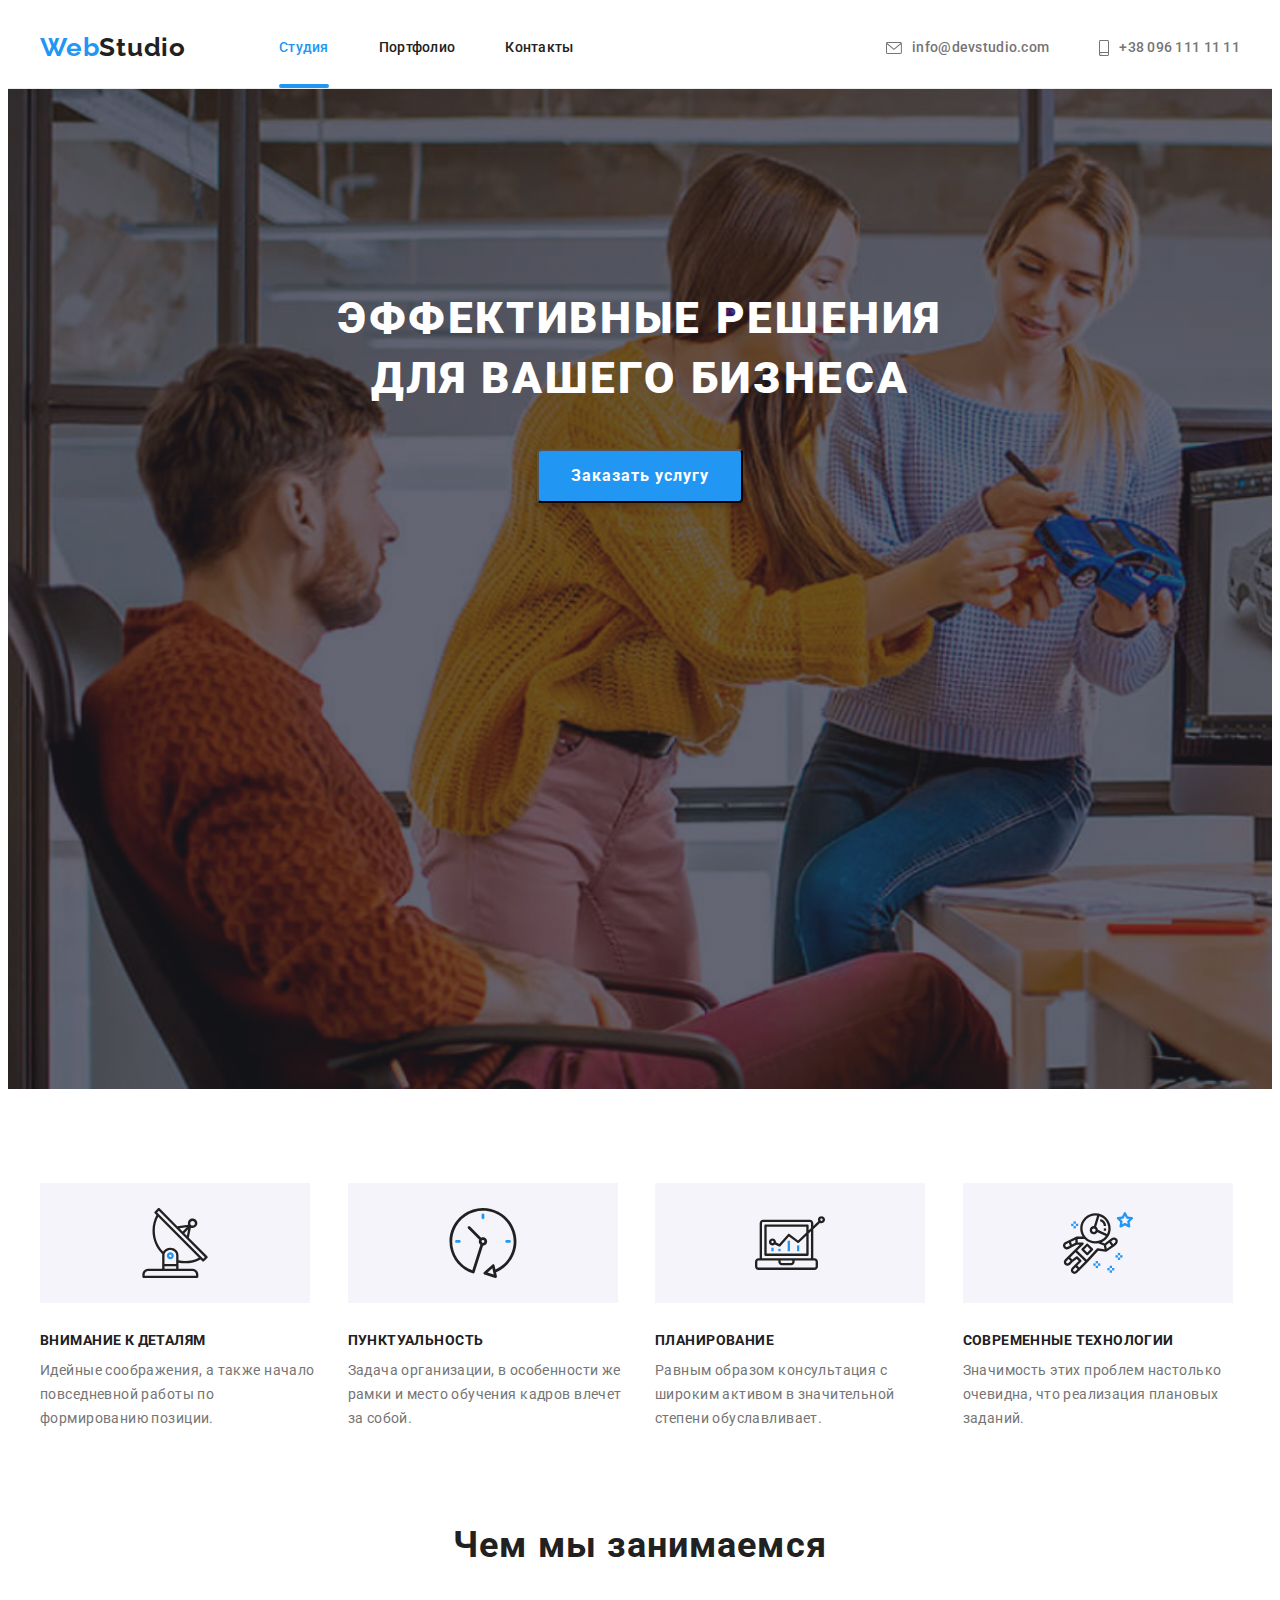
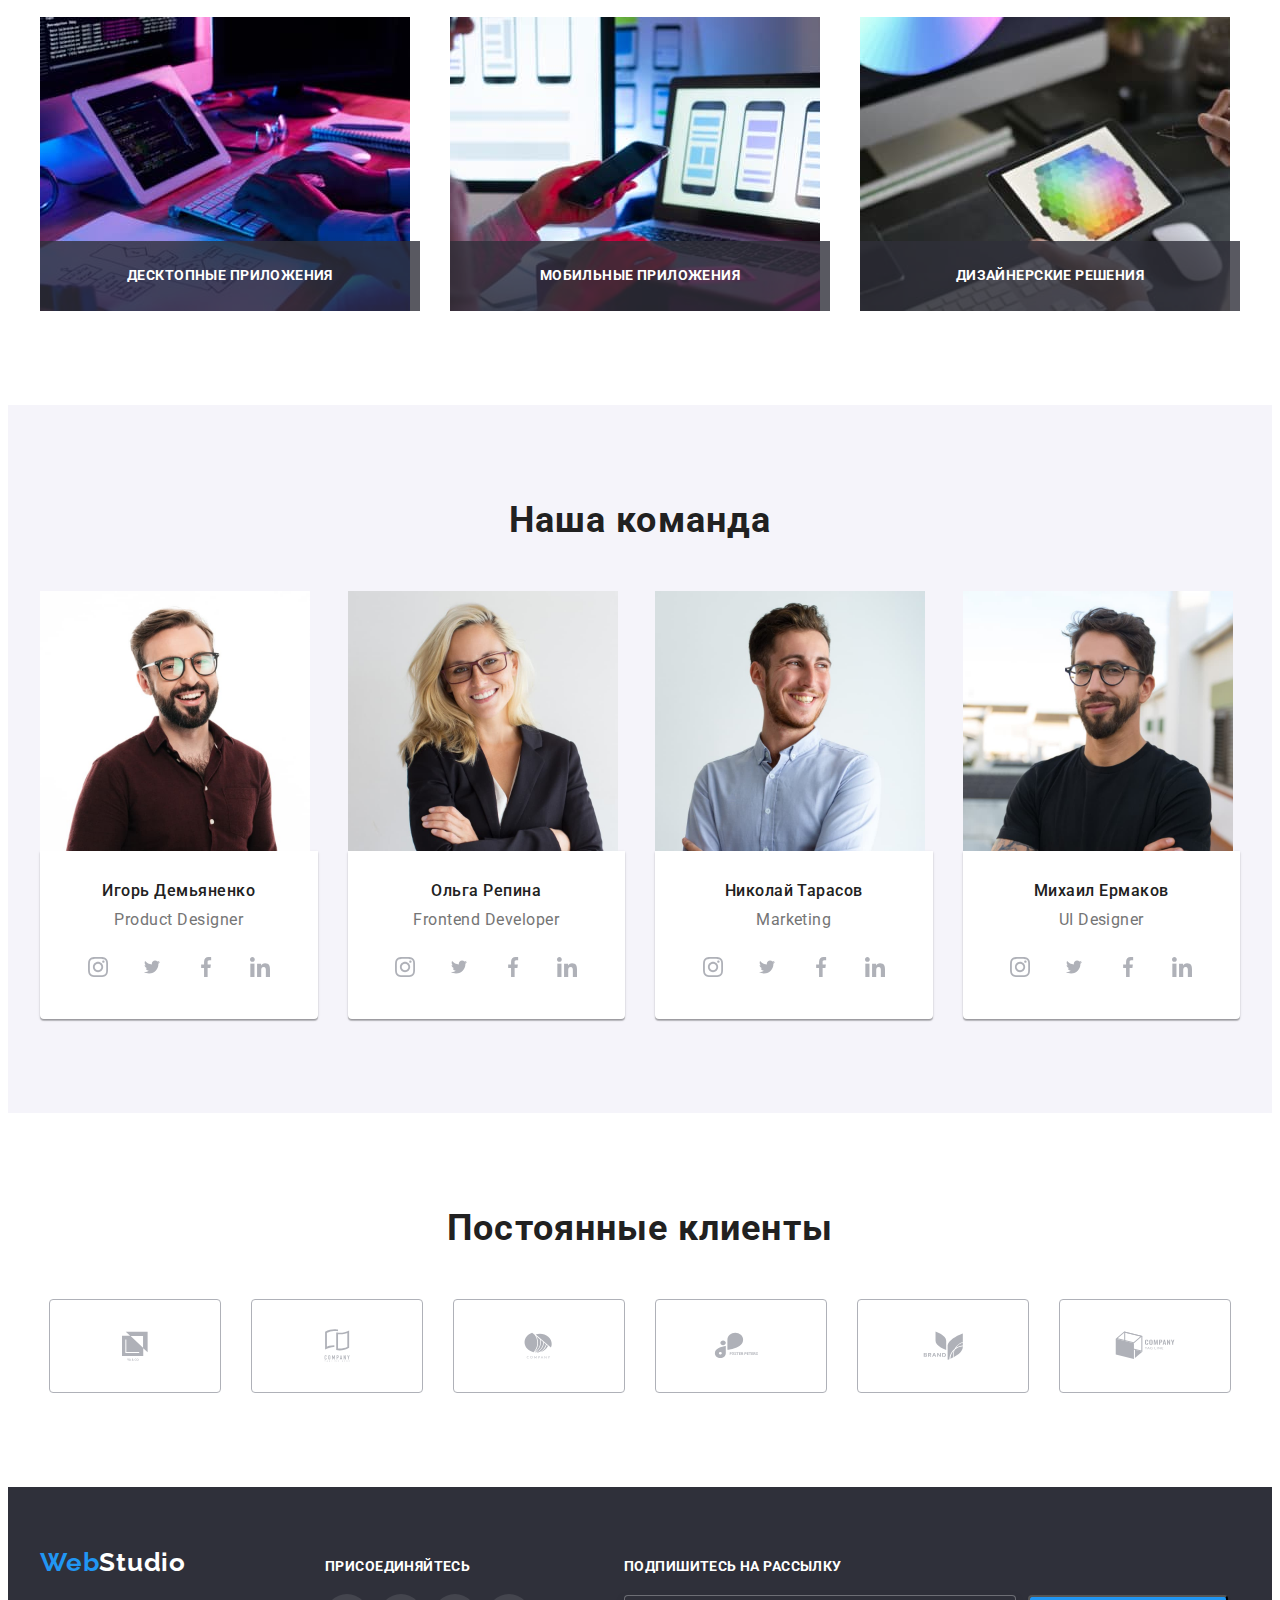
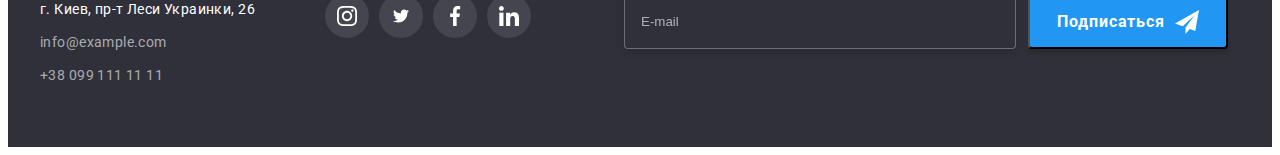
<file: index.html>
<!DOCTYPE html>
<html lang="ru">
<head>
    <meta charset="UTF-8">
    <meta http-equiv="X-UA-Compatible" content="IE=edge">
    <meta name="viewport" content="width=device-width, initial-scale=1.0">
    <title>Web Studio</title>
    <link rel="preconnect" href="https://fonts.googleapis.com">
    <link rel="preconnect" href="https://fonts.gstatic.com" crossorigin>
    <link href="https://fonts.googleapis.com/css2?family=Raleway:wght@700&family=Roboto:wght@400;500;700;900&display=swap" rel="stylesheet">
    <link rel="stylesheet" href="https://cdnjs.cloudflare.com/ajax/libs/modern-normalize/1.1.0/modern-normalize.min.css" integrity="sha512-wpPYUAdjBVSE4KJnH1VR1HeZfpl1ub8YT/NKx4PuQ5NmX2tKuGu6U/JRp5y+Y8XG2tV+wKQpNHVUX03MfMFn9Q==" crossorigin="anonymous" referrerpolicy="no-referrer" />
    <link rel="stylesheet" href="./css/main.min.css">    
</head>
<body>
    <!--Header-->
        <header class="page-header">
            <div class="container header-container">
            <nav class="navigation">
                <!--логотип сайта-->
                <a class="logo logo-header link" href="./index.html">Web<span class="logo logo_theme_light">Studio</span></a>
                <ul class="menu list">
                    <li class="menu__item">
                        <a class="menu__link menu__link_current link" href=./index.html>Студия</a>
                    </li>
                    <li class="menu__item">
                        <a class="menu__link link" href="./portfolio.html">Портфолио</a>
                    </li>
                    <li class="menu__item">
                        <a class="menu__link link" href="#contacts">Контакты</a>
                    </li>
                </ul>
            </nav>
            <ul class="menu-address link list">
                <li class="menu-address__item">
                    <a class="menu-address__mail link list" href="mailto:info@devstudio.com">
                    <svg class="menu-address__icon" width="16" height="12">
                        <use href="./images/sprite.svg#icon-envelope"></use>
                    </svg>
                    info@devstudio.com
                </a>
                </li>
                <li class="menu-address__item">
                    <a class="menu-address__phone-number link" href="tel:+380961111111">
                        <svg class="menu-address__phone-icon" width="10" height="16">
                            <use href="./images/sprite.svg#icon-smartphone"></use>
                        </svg>
                        +38 096 111 11 11
                    </a>
                </li>
            </ul>
        </div>
        </header>
    <main>
        <!--Hero-->
        <section class="hero">
            <div class="container">
                <h1 class="hero__title">Эффективные решения для вашего бизнеса</h1>
                <button class="modal-button" type="button" data-modal-open>Заказать услугу</button>
            </div>
        </section>
        <section class="advantages section">
            <div class="container">
      <!--скрытый заголовок-->
            <h2 class="advantages__title visually-hidden">Наши преимущества</h2>
            <ul class="advantages-list list">
                <li class="advantages-list__item">
                    <div class="advantages-list__container"> 
                        <svg class="advantages-list__icon" width="70" height="70">
                            <use href="./images/sprite.svg#icon-antenna"></use>
                        </svg>
                    </div>
                    <h3 class="advantages-list__subtitle">Внимание к деталям</h3>
                    <p class="advantages-list__description">Идейные соображения, а также начало повседневной работы по формированию позиции.</p>
                </li>
                <li class="advantages-list__item">
                    <div class="advantages-list__container"> 
                        <svg class="advantages-list__icon" width="70" height="70">
                            <use href="./images/sprite.svg#icon-clock"></use>
                        </svg>
                    </div>
                    <h3 class="advantages-list__subtitle">Пунктуальность</h3>
                    <p class="advantages-list__description">Задача организации, в особенности же рамки и место обучения кадров влечет за собой.</p>
                </li>
                <li class="advantages-list__item">
                    <div class="advantages-list__container"> 
                        <svg class="advantages-list__icon" width="70" height="70">
                            <use href="./images/sprite.svg#icon-diagram"></use>
                        </svg>
                    </div>
                    <h3 class="advantages-list__subtitle">Планирование</h3>
                    <p class="advantages-list__description">Равным образом консультация с широким активом в значительной степени обуславливает.</p>
                </li>
                <li class="advantages-list__item">
                    <div class="advantages-list__container"> 
                        <svg class="advantages-list__icon" width="70" height="70">
                            <use href="./images/sprite.svg#icon-astronaut"></use>
                        </svg>
                    </div>
                    <h3 class="advantages-list__subtitle">Современные технологии</h3>
                    <p class="advantages-list__description">Значимость этих проблем настолько очевидна, что реализация плановых заданий.</p>
                </li>
            </ul>
            </div>
        </section>
        <!--About-->
        <section class="services section">
            <div class="container">
                <h2 class="services__title">Чем мы занимаемся</h2>
                <ul class="services-list list">
                  <li class="services-list__item">
                      <img class="services-list__images" src="./images/about/img-1.jpg" alt="планшет" width="370" height="294" />
                      <p class="services-list__description">Десктопные приложения</p>
                  </li>
                  <li class="services-list__item">
                      <img class="services-list__images" src="./images/about/img-2.jpg" alt="ноутбук" width="370" height="294" />
                      <p class="services-list__description">Мобильные приложения</p>
                  </li>
                  <li class="services-list__item">
                      <img class="services-list__images" src="./images/about/img-3.jpg" alt="графический планшет" width="370" height="294" />
                      <p class="services-list__description">Дизайнерские решения</p>
                  </li>  
                </ul>
            </div>
        </section>
        <!--Our Team-->
        <section class="our-team section">
            <div class="container">
           <h2 class="our-team__title">Наша команда</h2> 
           <ul class="our-team-list list">
               <li class="our-team-list__item">
                <img src="./images/our-team/member-1.jpg" alt="фотография Игоря Демьяненко" width="270" height="260" />
                   <div class="our-team-list__content-wrapper">
                    <h3 class="our-team-list__subtitle">Игорь Демьяненко</h3>
                    <p class="our-team-list__description" lang="en">Product Designer</p>
                    <ul class="social-list list">
                        <li class="social-list__item">
                            <a href="" class="social-list__link">
                                <svg class="social-list__icon" width="20" height="20">
                                    <use href="./images/sprite.svg#icon-instagram"></use>
                                </svg>
                            </a>
                        </li>
                        <li class="social-list__item">
                            <a href="" class="social-list__link">
                                <svg class="social-list__icon" width="20" height="16">
                                    <use href="./images/sprite.svg#icon-twitter"></use>
                                </svg>
                            </a>
                        </li>
                        <li class="social-list__item">
                            <a href="" class="social-list__link">
                                <svg class="social-list__icon" width="20" height="20">
                                    <use href="./images/sprite.svg#icon-facebook"></use>
                                </svg>
                            </a>
                        </li>
                        <li class="social-list__item">
                            <a href="" class="social-list__link">
                                <svg class="social-list__icon" width="20" height="20">
                                    <use href="./images/sprite.svg#icon-linkedin"></use>
                                </svg>
                            </a>
                        </li>
                    </ul>
                   </div>
               </li>
               <li class="our-team-list__item">
                <img src="./images/our-team/member-2.jpg" alt="фотография Ольги Репиной" width="270" height="260" />
                   <div class="our-team-list__content-wrapper">
                    <h3 class="our-team-list__subtitle">Ольга Репина</h3>
                    <p class="our-team-list__description" lang="en">Frontend Developer</p>  
                    <ul class="social-list list">
                        <li class="social-list__item">
                            <a href="" class="social-list__link">
                                <svg class="social-list__icon" width="20" height="20">
                                    <use href="./images/sprite.svg#icon-instagram"></use>
                                </svg>
                            </a>
                        </li>
                        <li class="social-list__item">
                            <a href="" class="social-list__link">
                                <svg class="social-list__icon" width="20" height="16">
                                    <use href="./images/sprite.svg#icon-twitter"></use>
                                </svg>
                            </a>
                        </li>
                        <li class="social-list__item">
                            <a href="" class="social-list__link">
                                <svg class="social-list__icon" width="20" height="20">
                                    <use href="./images/sprite.svg#icon-facebook"></use>
                                </svg>
                            </a>
                        </li>
                        <li class="social-list__item">
                            <a href="" class="social-list__link">
                                <svg class="social-list__icon" width="20" height="20">
                                    <use href="./images/sprite.svg#icon-linkedin"></use>
                                </svg>
                            </a>
                        </li>
                    </ul>
                   </div>
               </li>
               <li class="our-team-list__item">
                <img src="./images/our-team/member-3.jpg" alt="фотография Николая Тарасова" width="270" height="260" />
                   <div class="our-team-list__content-wrapper">
                    <h3 class="our-team-list__subtitle">Николай Тарасов</h3>
                    <p class="our-team-list__description" lang="en">Marketing</p>  
                    <ul class="social-list list">
                        <li class="social-list__item">
                            <a href="" class="social-list__link">
                                <svg class="social-list__icon" width="20" height="20">
                                    <use href="./images/sprite.svg#icon-instagram"></use>
                                </svg>
                            </a>
                        </li>
                        <li class="social-list__item">
                            <a href="" class="social-list__link">
                                <svg class="social-list__icon" width="20" height="16">
                                    <use href="./images/sprite.svg#icon-twitter"></use>
                                </svg>
                            </a>
                        </li>
                        <li class="social-list__item">
                            <a href="" class="social-list__link">
                                <svg class="social-list__icon" width="20" height="20">
                                    <use href="./images/sprite.svg#icon-facebook"></use>
                                </svg>
                            </a>
                        </li>
                        <li class="social-list__item">
                            <a href="" class="social-list__link">
                                <svg class="social-list__icon" width="20" height="20">
                                    <use href="./images/sprite.svg#icon-linkedin"></use>
                                </svg>
                            </a>
                        </li>
                    </ul>
                   </div>
               </li>
               <li class="our-team-list__item">
                <img src="./images/our-team/member-4.jpg" alt="фотография Михаила Ермакова" width="270" height="260" />
                   <div class="our-team-list__content-wrapper">
                    <h3 class="our-team-list__subtitle">Михаил Ермаков</h3>
                    <p class="our-team-list__description" lang="en"> UI Designer</p> 
                    <ul class="social-list list">
                        <li class="social-list__item">
                            <a href="" class="social-list__link">
                                <svg class="social-list__icon" width="20" height="20">
                                    <use href="./images/sprite.svg#icon-instagram"></use>
                                </svg>
                            </a>
                        </li>
                        <li class="social-list__item">
                            <a href="" class="social-list__link">
                                <svg class="social-list__icon" width="20" height="16">
                                    <use href="./images/sprite.svg#icon-twitter"></use>
                                </svg>
                            </a>
                        </li>
                        <li class="social-list__item">
                            <a href="" class="social-list__link">
                                <svg class="social-list__icon" width="20" height="20">
                                    <use href="./images/sprite.svg#icon-facebook"></use>
                                </svg>
                            </a>
                        </li>
                        <li class="social-list__item">
                            <a href="" class="social-list__link">
                                <svg class="social-list__icon" width="20" height="20">
                                    <use href="./images/sprite.svg#icon-linkedin"></use>
                                </svg>
                            </a>
                        </li>
                    </ul>
                   </div>
               </li>
           </ul>
        </div>
        </section>
        <section class="our-clients section">
            <div class="container">
            <h2 class="our-clients__title">Постоянные клиенты</h2>
            <ul class="our-clients-list list">
                <li class="our-clients-list__item">
                    <a class="our-clients-list__link" href="">
                        <svg class="our-client-list__icon" width="106" height="60">
                            <use href="./images/sprite.svg#icon-Client-1"></use>
                        </svg>
                    </a>
                </li>
                <li class="our-clients-list__item">
                    <a class="our-clients-list__link" href="">
                        <svg class="our-client-list__icon" width="106" height="60">
                            <use href="./images/sprite.svg#icon-Client-2"></use>
                        </svg>
                    </a>
                </li>
                <li class="our-clients-list__item">
                    <a class="our-clients-list__link" href="">
                        <svg class="our-client-list__icon" width="106" height="60">
                            <use href="./images/sprite.svg#icon-Client-3"></use>
                        </svg>
                    </a>
                </li>
                <li class="our-clients-list__item">
                    <a class="our-clients-list__link" href="">
                        <svg class="our-client-list__icon" width="106" height="60">
                            <use href="./images/sprite.svg#icon-Client-4"></use>
                        </svg>
                    </a>
                </li>
                <li class="our-clients-list__item">
                    <a class="our-clients-list__link" href="">
                        <svg class="our-client-list__icon" width="106" height="60">
                            <use href="./images/sprite.svg#icon-Client-5"></use>
                        </svg>
                    </a>
                </li>
                <li class="our-clients-list__item">
                    <a class="our-clients-list__link" href="">
                        <svg class="our-client-list__icon" width="106" height="60">
                            <use href="./images/sprite.svg#icon-Client-6"></use>
                        </svg>
                    </a>
                </li>
            </ul>
        </div>
        </section>
    </main>
    <footer class="footer">
        <div class="container footer-container">
        <div class="footer-address">
                <a class="logo-footer link" href="">Web<span class="logo logo_theme_dark">Studio</span></a>
            <address class="footer-contacts">
                <ul id="contacts" class="footer-list list">
                    <li class="footer-list__item">
                        <a class="footer-list__address link" href="https://goo.gl/maps/5pLSyK26MjpnqcrL8" target="_blank" rel="noopener noreferrer">г. Киев, пр-т Леси Украинки, 26</a>
                    </li>
                    <li class="footer-list__item">
                        <a class="footer-list__link link" href="mailto:info@example.com">info@example.com</a>
                    </li>
                    <li class="footer-list__item">
                        <a class="footer-list__link link" href="tel:+380991111111">+38 099 111 11 11</a>
                    </li>
                </ul>
            </address> 
        </div>
        <div class="footer-join">
            <h2 class="footer-join__title">Присоединяйтесь</h2>
            <ul class="footer-join-list list">
                <li class="footer-join-list__item">
                    <a class="footer-join-list__link" href="">
                        <svg class="footer-join-list__icon" width="20px" height="20px">
                            <use href="./images/sprite.svg#icon-instagram"></use>
                        </svg>
                    </a>
                </li>
                <li class="footer-join-list__item">
                    <a class="footer-join-list__link" href="">
                        <svg class="footer-join-list__icon" width="20" height="16">
                            <use href="./images/sprite.svg#icon-twitter"></use>
                        </svg>
                    </a>
                </li>
                <li class="footer-join-list__item">
                    <a class="footer-join-list__link" href="">
                        <svg class="footer-join-list__icon" width="20" height="20">
                            <use href="./images/sprite.svg#icon-facebook"></use>
                        </svg>
                    </a>
                </li>
                <li class="footer-join-list__item">
                    <a class="footer-join-list__link" href="">
                        <svg class="footer-join-list__icon" width="20" height="20">
                            <use href="./images/sprite.svg#icon-linkedin"></use>
                        </svg>
                    </a>
                </li>
            </ul>
        </div>
        <form class="footer-mailing">
            <b class="footer-mailing__action">Подпишитесь на рассылку</b>
            <div class="footer-mailing-form">
            <input class="footer-mailing__input" type="email" name="user-mailing" placeholder="E-mail">
            <button class="footer-mailing__button" type="submit">Подписаться
            <svg class="footer-mailing__icon" width="24" height="24">
                <use href="./images/sprite.svg#icon-send"></use>
            </svg>
        </button>
        </div>
    </form>
        </div>
    </footer>
    <div class="backdrop is-hidden" data-modal>
        <div class="modal">
            <button type="button" class="modal-close-button" data-modal-close>
                <svg class="modal-close-button__icon" width="18" height="18">
                    <use href="./images/sprite.svg#icon-close"></use>
                </svg>
            </button>
            <form class="contact-form">
                <b class="contact-form__action">Оставьте свои данные, мы вам перезвоним</b>
                <div class="contact-form__input-wrapper">
                    <label class="contact-form__label" for="name">Имя</label> 
                    <input class="contact-form__input" type="text" required name="user-name" minlength="2" id="name">
                    <svg class="contact-form__input-icon" width="18" height="18">
                        <use href="./images/sprite.svg#name-input-icon"></use>
                    </svg>  
                </div>
                <div class="contact-form__input-wrapper">
                    <label class="contact-form__label" for="tel">Телефон</label> 
                        <input class="contact-form__input" type="tel" id="tel" required name="user-phone-number" pattern="[0-9]{3}-[0-9]{3}-[0-9]{2}-[0-9]{2}" title="xxx-xxx-xx-xx">
                        <svg class="contact-form__input-icon" width="18" height="18">
                            <use href="./images/sprite.svg#phone-input-icon"></use>
                        </svg>
                </div>
            <div class="contact-form__input-wrapper">
                <label class="contact-form__label" for="mail">Почта</label> 
                <input class="contact-form__input" type="email" required name="user-mail" id="mail">
                        <svg class="contact-form__input-icon" width="18" height="18">
                            <use href="./images/sprite.svg#email-input-icon"></use>
                        </svg>        
            </div>  
                <label class="contact-form__label" for="comments">Комментарий</label>
                    <textarea class="contact-form__message" name="user-message" id="comments" placeholder="Введите текст"></textarea>
                <input class="contact-form__checkbox visually-hidden" type="checkbox" name="user-policy" id="checkbox-policy" required >
                <label class="contact-form__checkbox-label" for="checkbox-policy">Соглашаюсь с рассылкой и принимаю&nbsp; <a class="contact-form-checkbox-link" href="">Условия договора</a></label>
                <button class="contact-form__button" type="submit">Отправить</button>
            </form>
        </div>
    </div>
<script src="./js/modal.js"></script>
</body>
</html>
</file>
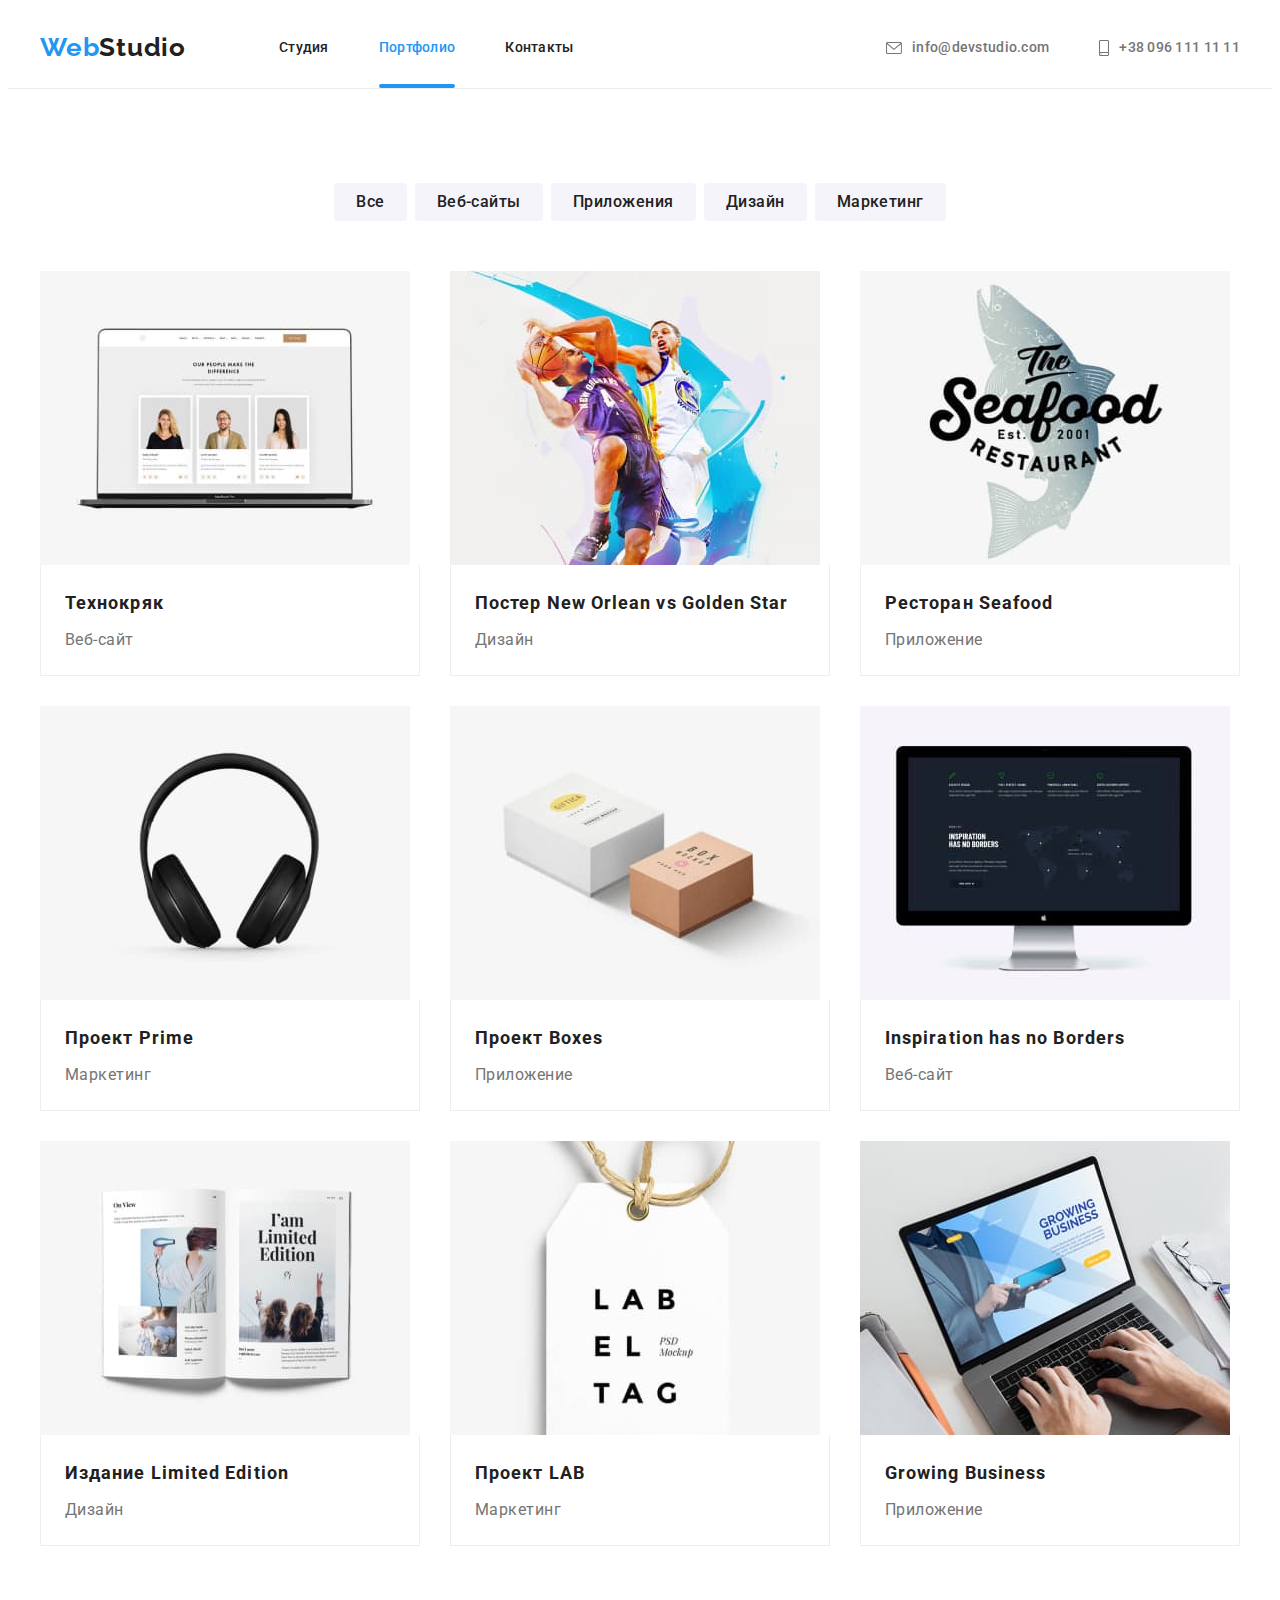
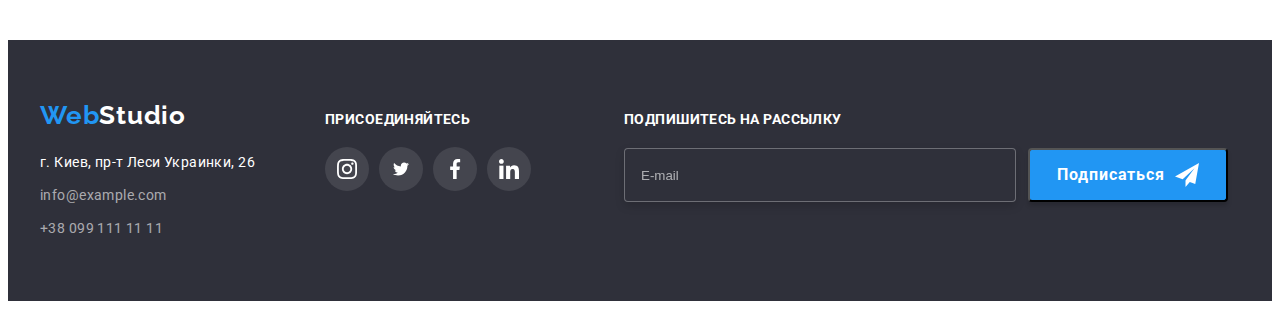
<file: portfolio.html>
<!DOCTYPE html>
<html lang="en">
<head>
    <meta charset="UTF-8">
    <meta http-equiv="X-UA-Compatible" content="IE=edge">
    <meta name="viewport" content="width=device-width, initial-scale=1.0">
    <title>Portfolio</title>
    <link rel="preconnect" href="https://fonts.googleapis.com">
    <link rel="preconnect" href="https://fonts.gstatic.com" crossorigin>
    <link href="https://fonts.googleapis.com/css2?family=Raleway:wght@700&family=Roboto:wght@400;500;700;900&display=swap" rel="stylesheet">
    <link rel="stylesheet" href="https://cdnjs.cloudflare.com/ajax/libs/modern-normalize/1.1.0/modern-normalize.min.css" integrity="sha512-wpPYUAdjBVSE4KJnH1VR1HeZfpl1ub8YT/NKx4PuQ5NmX2tKuGu6U/JRp5y+Y8XG2tV+wKQpNHVUX03MfMFn9Q==" crossorigin="anonymous" referrerpolicy="no-referrer" />
    <link rel="stylesheet" href="./css/main.min.css">   
</head>
<body>
    <!--Header-->
    <header class="page-header">
        <div class="container header-container">
        <nav class="navigation">
            <!--логотип сайта-->
            <a class="logo logo-header link" href="./index.html">Web<span class="logo logo_theme_light">Studio</span></a>
            <ul class="menu list">
                <li class="menu__item">
                    <a class="menu__link link" href=./index.html>Студия</a>
                </li>
                <li class="menu__item">
                    <a class="menu__link menu__link_current link" href="./portfolio.html">Портфолио</a>
                </li>
                <li class="menu__item">
                    <a class="menu__link link" href="#contacts">Контакты</a>
                </li>
            </ul>
        </nav>
        <ul class="menu-address link list">
            <li class="menu-address__item">
                <a class="menu-address__mail link list" href="mailto:info@devstudio.com">
                <svg class="menu-address__icon" width="16" height="12">
                    <use href="./images/sprite.svg#icon-envelope"></use>
                </svg>
                info@devstudio.com
            </a>
            </li>
            <li class="menu-address__item">
                <a class="menu-address__phone-number link" href="tel:+380961111111">
                    <svg class="menu-address__phone-icon" width="10" height="16">
                        <use href="./images/sprite.svg#icon-smartphone"></use>
                    </svg>
                    +38 096 111 11 11
                </a>
            </li>
        </ul>
    </div>
    </header>
<main>
<main>
<section class="portfolio section">
    <div class="container">
<ul class="filter-portfolio-list list">
    <li class="filter-portfolio-list__item">
        <button class="filter-portfolio-list__button" type="button">Все</button>
    </li>
    <li class="filter-portfolio-list__item">
        <button class="filter-portfolio-list__button" type="button">Веб-сайты</button>
    </li>
    <li class="filter-portfolio-list__item">
        <button class="filter-portfolio-list__button" type="button">Приложения</button>
    </li>
    <li class="filter-portfolio-list__item">
        <button class="filter-portfolio-list__button" type="button">Дизайн</button>     
    </li>
    <li class="filter-portfolio-list__item">
        <button class="filter-portfolio-list__button" type="button">Маркетинг</button>
    </li>
</ul>
<!-- Скрытый заголовок -->
    <h1 class="visually-hidden portfolio__title">Наши работы</h1> 
    <ul class="portfolio-list list">
        <li class="portfolio-list__item">
      <a class="portfolio-list__link link" href="">
          <div class="portfolio-list__box">
            <img src="./images/portfolio/img-0.jpg" alt="ноутбук" width="370" height="294">
                <p class="portfolio__overlay portfolio__overlay-description">
                  Ресурс предлагает комплексные предложения с разным уровнем функционала и сервисов. Все это позволит посетителю получить исчерпывающие сведения о компании или частном лице.
                </p>
          </div>
          <div class="portfolio-list__wrapper">
            <h2 class="portfolio__subtitle">Технокряк</h2>
            <p class="portfolio__description">Веб-сайт</p>
          </div>
    </a>
        </li>
        <li class="portfolio-list__item">
    <a class="portfolio-list__link link" href="">
        <div class="portfolio-list__box">
            <img src="./images/portfolio/img-1.jpg" alt="баскетболисты" width="370" height="294">
                <p class="portfolio__overlay portfolio__overlay-description">
                  Ресурс предлагает комплексные предложения с разным уровнем функционала и сервисов. Все это позволит посетителю получить исчерпывающие сведения о компании или частном лице.
                </p>
        </div>
        <div class="portfolio-list__wrapper">
        <h2 class="portfolio__subtitle">Постер <span lang="en">New Orlean vs Golden Star</span></h2>
        <p class="portfolio__description">Дизайн</p>
    </div>
    </a>
        </li>
        <li class="portfolio-list__item">
            <a class="portfolio-list__link link" href="">
                <div class="portfolio-list__box">
                    <img src="./images/portfolio/img-2.jpg" alt="логотип ресторана" width="370" height="294">
                        <p class="portfolio__overlay portfolio__overlay-description">
                          Ресурс предлагает комплексные предложения с разным уровнем функционала и сервисов. Все это позволит посетителю получить исчерпывающие сведения о компании или частном лице.
                        </p>
                </div>     
            <div class="portfolio-list__wrapper">
            <h2 class="portfolio__subtitle">Ресторан <span lang="en">Seafood</span></h2>
            <p class="portfolio__description">Приложение</p>
            </div>
            </a>
        <li class="portfolio-list__item">
            <a class="portfolio-list__link link" href="">
                <div class="portfolio-list__box">
                    <img src="./images/portfolio/img-3.jpg" alt="наушники" width="370" height="294">
                        <p class="portfolio__overlay portfolio__overlay-description">
                          Ресурс предлагает комплексные предложения с разным уровнем функционала и сервисов. Все это позволит посетителю получить исчерпывающие сведения о компании или частном лице.
                        </p>
                </div>      
            <div class="portfolio-list__wrapper">
            <h2 class="portfolio__subtitle">Проект <span lang="en">Prime</span></h2>
            <p class="portfolio__description">Маркетинг</p>
            </div>
            </a>
        </li>
        <li class="portfolio-list__item">
            <a class="portfolio-list__link link" href="">
                <div class="portfolio-list__box">
                    <img src="./images/portfolio/img-4.jpg" alt="коробки" width="370" height="294">
                        <p class="portfolio__overlay portfolio__overlay-description">
                          Ресурс предлагает комплексные предложения с разным уровнем функционала и сервисов. Все это позволит посетителю получить исчерпывающие сведения о компании или частном лице.
                        </p>
                </div>         
            <div class="portfolio-list__wrapper">
            <h2 class="portfolio__subtitle">Проект <span lang="en">Boxes</span></h2>
            <p class="portfolio__description">Приложение</p>
            </div>
            </a>
        </li>
        <li class="portfolio-list__item">
            <a class="portfolio-list__link link" href="">
                <div class="portfolio-list__box">
                    <img src="./images/portfolio/img-5.jpg" alt="imac" width="370" height="294">
                        <p class="portfolio__overlay portfolio__overlay-description">
                          Ресурс предлагает комплексные предложения с разным уровнем функционала и сервисов. Все это позволит посетителю получить исчерпывающие сведения о компании или частном лице.
                        </p>
                </div>        
            <div class="portfolio-list__wrapper">
            <h2 class="portfolio__subtitle" lang="en">Inspiration has no Borders</h2>
            <p class="portfolio__description">Веб-сайт</p>
            </div>
            </a>
        </li>
        <li class="portfolio-list__item">
            <a class="portfolio-list__link link" href="">
                <div class="portfolio-list__box">
                    <img src="./images/portfolio/img-6.jpg" alt="журнал" width="370" height="294">
                        <p class="portfolio__overlay portfolio__overlay-description">
                          Ресурс предлагает комплексные предложения с разным уровнем функционала и сервисов. Все это позволит посетителю получить исчерпывающие сведения о компании или частном лице.
                        </p>
                </div>         
            <div class="portfolio-list__wrapper">
            <h2 class="portfolio__subtitle">Издание <span lang="en">Limited Edition</span></h2>
            <p class="portfolio__description">Дизайн</p>
            </div>
            </a>
        </li> 
        <li class="portfolio-list__item">
            <a class="portfolio-list__link link" href="">
                <div class="portfolio-list__box">
                    <img src="./images/portfolio/img-7.jpg" alt="этикетка" width="370" height="294">
                        <p class="portfolio__overlay portfolio__overlay-description">
                          Ресурс предлагает комплексные предложения с разным уровнем функционала и сервисов. Все это позволит посетителю получить исчерпывающие сведения о компании или частном лице.
                        </p>
                </div>      
            <div class="portfolio-list__wrapper">
            <h2 class="portfolio__subtitle">Проект <span lang="en">LAB</span></h2>
            <p class="portfolio__description">Маркетинг</p>
            </div>
            </a>
        </li>
        <li class="portfolio-list__item">
            <a class="portfolio-list__link link" href="">
                <div class="portfolio-list__box">
                    <img src="./images/portfolio/img-8.jpg" alt="ноутбук" width="370" height="294">
                        <p class="portfolio__overlay portfolio__overlay-description">
                          Ресурс предлагает комплексные предложения с разным уровнем функционала и сервисов. Все это позволит посетителю получить исчерпывающие сведения о компании или частном лице.
                        </p>
                </div>
            <div class="portfolio-list__wrapper">
            <h2 class="portfolio__subtitle" lang="en">Growing Business</h2>
            <p class="portfolio__description">Приложение</p>
            </div>
            </a>
        </li>
    </ul>
</div>
</section>
</main>
<footer class="footer">
    <div class="container footer-container">
    <div class="footer-address">
            <a class="logo-footer link" href="">Web<span class="logo logo_theme_dark">Studio</span></a>
        <address class="footer-contacts">
            <ul id="contacts" class="footer-list list">
                <li class="footer-list__item">
                    <a class="footer-list__address link" href="https://goo.gl/maps/5pLSyK26MjpnqcrL8" target="_blank" rel="noopener noreferrer">г. Киев, пр-т Леси Украинки, 26</a>
                </li>
                <li class="footer-list__item">
                    <a class="footer-list__link link" href="mailto:info@example.com">info@example.com</a>
                </li>
                <li class="footer-list__item">
                    <a class="footer-list__link link" href="tel:+380991111111">+38 099 111 11 11</a>
                </li>
            </ul>
        </address> 
    </div>
    <div class="footer-join">
        <h2 class="footer-join__title">Присоединяйтесь</h2>
        <ul class="footer-join-list list">
            <li class="footer-join-list__item">
                <a class="footer-join-list__link" href="">
                    <svg class="footer-join-list__icon" width="20px" height="20px">
                        <use href="./images/sprite.svg#icon-instagram"></use>
                    </svg>
                </a>
            </li>
            <li class="footer-join-list__item">
                <a class="footer-join-list__link" href="">
                    <svg class="footer-join-list__icon" width="20" height="16">
                        <use href="./images/sprite.svg#icon-twitter"></use>
                    </svg>
                </a>
            </li>
            <li class="footer-join-list__item">
                <a class="footer-join-list__link" href="">
                    <svg class="footer-join-list__icon" width="20" height="20">
                        <use href="./images/sprite.svg#icon-facebook"></use>
                    </svg>
                </a>
            </li>
            <li class="footer-join-list__item">
                <a class="footer-join-list__link" href="">
                    <svg class="footer-join-list__icon" width="20" height="20">
                        <use href="./images/sprite.svg#icon-linkedin"></use>
                    </svg>
                </a>
            </li>
        </ul>
    </div>
    <form class="footer-mailing">
        <b class="footer-mailing__action">Подпишитесь на рассылку</b>
        <div class="footer-mailing-form">
        <input class="footer-mailing__input" type="email" name="user-mailing" placeholder="E-mail">
        <button class="footer-mailing__button" type="submit">Подписаться
        <svg class="footer-mailing__icon" width="24" height="24">
            <use href="./images/sprite.svg#icon-send"></use>
        </svg>
    </button>
    </div>
</form>
    </div>
</footer>
</body>
</html>
</file>
<file: css/main.min.css>
:root{--main-color: #212121;--accent-color: #2196F3;--main-font:"Roboto", sans-serif;--secondary-font: "Raleway", sans-serif;--header-background-color: #FFFFFF;--accent-background: #2F303A}.visually-hidden{position:absolute;width:1px;height:1px;margin:-1px;border:0;padding:0;white-space:nowrap;clip-path:inset(100%);clip:rect(0 0 0 0);overflow:hidden}h1,h2,h3,h4,h5,h6,p{margin-top:0;margin-bottom:0}ul,ol{margin-top:0;margin-bottom:0;padding-left:0}img{display:block}a{display:block}.link{text-decoration:none}.list{list-style:none}body{font-family:var(--main-font);color:var(--main-color)}.container{width:1200px;padding-left:15px;padding-right:15px;margin-left:auto;margin-right:auto}.section{padding-top:94px;padding-bottom:94px}.modal-button{min-width:200px;font-family:inherit;font-weight:700;font-size:16px;line-height:1.87;display:flex;align-items:center;text-align:center;letter-spacing:.06em;cursor:pointer;background-color:var(--accent-color);color:#fff;box-shadow:0px 4px 4px rgba(0,0,0,.15);border-radius:4px;padding:10px 32px;margin-right:auto;margin-left:auto;transition:background-color 250ms cubic-bezier(0.4, 0, 0.2, 1)}.modal-button:hover,.modal-button:focus{background-color:#188ce8}.logo{font-family:var(--secondary-font);font-weight:700;font-size:26px;line-height:1.19;letter-spacing:.03em;color:#2196f3}.logo-header{margin-right:93px;padding-top:24px;padding-bottom:25px}.logo-footer{font-family:var(--secondary-font);font-style:normal;font-weight:700;font-size:26px;line-height:1.19;letter-spacing:.03em;color:#2196f3}.logo_theme_light{color:#212121}.logo_theme_dark{color:#fff}.backdrop{position:fixed;top:0;left:0;width:100vw;height:100vh;background:rgba(0,0,0,.2);transition:opacity 500ms linear,visibility 500ms linear}.backdrop.is-hidden{opacity:0;visibility:hidden;pointer-events:none}.modal{position:absolute;top:50%;left:50%;transform:translate(-50%, -50%);width:528px;height:580px;background-color:#fff;box-shadow:0px 1px 3px rgba(0,0,0,.12),0px 1px 1px rgba(0,0,0,.14),0px 2px 1px rgba(0,0,0,.2);border-radius:4px;padding:40px}.modal-close-button{position:absolute;top:8px;right:8px;display:flex;justify-content:center;align-items:center;width:30px;height:30px;background-color:#fff;border-radius:50%;border:1px solid rgba(0,0,0,.1);cursor:pointer;padding:0}.modal-close-button__icon{transition:fill 250ms cubic-bezier(0.4, 0, 0.2, 1)}.modal-close-button:hover .modal-close-button__icon,.modal-close-button:focus .modal-close-button__icon{fill:var(--accent-color)}.contact-form{display:flex;flex-direction:column}.contact-form__action{font-family:var(--main-font);font-weight:700;font-size:20px;line-height:1.15;text-align:center;letter-spacing:.03em;margin-bottom:12px;color:#212121}.contact-form__input-wrapper{position:relative;display:flex;flex-direction:column;margin-bottom:10px}.contact-form__label{font-family:var(--main-font);font-weight:400;font-size:12px;line-height:1.17;letter-spacing:.01em;margin-bottom:4px;color:#757575}.contact-form__input{width:100%;height:40px;padding-left:42px;border:1px solid rgba(33,33,33,.2);border-radius:4px;transition:border-color 250ms cubic-bezier(0.4, 0, 0.2, 1)}.contact-form__input:focus{outline:none;border-color:var(--accent-color)}.contact-form__input-icon{position:absolute;display:inline-block;top:50%;left:12px;transition:fill 250ms cubic-bezier(0.4, 0, 0.2, 1)}.contact-form__input:focus+.contact-form__input-icon{fill:var(--accent-color)}.contact-form__message{width:100%;height:120px;border:1px solid rgba(33,33,33,.2);border-radius:4px;padding:12px 16px;resize:none;transition:border-color 250ms cubic-bezier(0.4, 0, 0.2, 1)}.contact-form__message:focus{outline:none;border-color:var(--accent-color)}.contact-form__message::placeholder{color:rgba(117,117,117,.5)}.contact-form__checkbox{color:#fff}.contact-form__checkbox-label{display:flex;justify-content:center;align-items:center;font-family:var(--main-font);font-weight:400;font-size:14px;line-height:1.71;margin-top:20px;letter-spacing:.03em;color:#757575}.contact-form__checkbox-label::before{display:block;width:16px;height:15px;border:2px solid #212121;border-radius:2px;cursor:pointer;content:"";margin-right:7px}.contact-form__checkbox:checked+.contact-form__checkbox-label::before{background-color:var(--accent-color);background-image:url(../images/checkbox/check.svg);background-repeat:no-repeat;background-position:center;border-color:var(--accent-color)}.contact-form__checkbox:focus+.contact-form__checkbox-label::before{border-color:var(--accent-color)}.contact-form-checkbox-link{color:var(--accent-color)}.contact-form__button{align-self:center;width:200px;padding:10px 55px;margin-top:30px;background-color:var(--accent-color);box-shadow:0px 4px 4px rgba(0,0,0,.15);border-radius:4px;font-family:var(--main-font);font-weight:700;font-size:16px;line-height:1.88;letter-spacing:.06em;color:#fff;cursor:pointer}.contact-form__button:hover,.contact-form__button:focus{background-color:#188ce8}.page-header{border-bottom:1px solid #ececec}.header-container{display:flex;align-items:center;justify-content:space-between}.header{background-color:var(--header-background-color)}.navigation{display:flex;align-items:center}.menu{display:flex;align-items:center}.menu-address{display:flex}.menu .menu__link.menu__link_current{color:var(--accent-color)}.menu .menu__link.menu__link_current::after{position:absolute;display:block;content:"";width:100%;height:4px;border-radius:2px;margin-top:28px;background-color:var(--accent-color)}.menu__item:not(:last-child){margin-right:50px}.menu__link{position:relative;font-weight:500;font-size:14px;line-height:1.14;letter-spacing:.02em;color:inherit;padding-top:32px;padding-bottom:32px;transition:color 250ms cubic-bezier(0.4, 0, 0.2, 1)}.menu__link:hover,.menu__link:focus{color:var(--accent-color)}.menu-address__item:not(:last-child){margin-right:50px}.menu-address__mail{display:flex;align-items:center;font-weight:500;font-size:14px;line-height:1.14;letter-spacing:.02em;color:#757575;padding-top:32px;padding-bottom:32px;transition:color 250ms cubic-bezier(0.4, 0, 0.2, 1)}.menu-address__mail:hover,.menu-address__mail:focus{color:var(--accent-color)}.menu-address__icon{margin-right:10px;fill:#757575;transition:fill 250ms cubic-bezier(0.4, 0, 0.2, 1)}.menu-address__mail:hover .menu-address__icon,.menu-address__mail:focus .menu-address__icon{fill:var(--accent-color)}.menu-address__phone-number{display:flex;align-items:center;font-weight:500;font-size:14px;line-height:1.14;letter-spacing:.02em;color:#757575;padding-top:32px;padding-bottom:32px;transition:color 250ms cubic-bezier(0.4, 0, 0.2, 1)}.menu-address__phone-number:hover,.menu-address__phone-number:focus{color:var(--accent-color)}.menu-address__phone-icon{margin-right:10px;fill:#757575;transition:fill 250ms cubic-bezier(0.4, 0, 0.2, 1)}.menu-address__phone-number:hover .menu-address__phone-icon,.menu-address__phone-number:focus .menu-address__phone-icon{fill:var(--accent-color)}.hero{max-width:1600px;height:600px;margin-left:auto;margin-right:auto;background-image:linear-gradient(rgba(47, 48, 58, 0.4), rgba(47, 48, 58, 0.4)),url("../images/hero/hero-background.jpg");background-size:cover;background-repeat:no-repeat;background-color:var(--accent-background);padding-top:200px;padding-bottom:200px}.hero__title{max-width:696px;min-height:120px;font-weight:900;font-size:44px;line-height:1.36;text-align:center;letter-spacing:.06em;text-transform:uppercase;color:#fff;margin-right:auto;margin-left:auto;margin-bottom:40px}.advantages{padding-bottom:0}.advantages-list{display:flex;flex:wrap;margin-top:-30px;margin-left:-30px}.advantages-list__container{width:270px;height:120px;display:flex;align-items:center;justify-content:center;margin-bottom:30px;background-color:#f5f4fa}.advantages-list__item{flex-basis:calc((100% - 120px)/4);margin-top:30px;margin-left:30px;min-width:270px}.advantages-list__subtitle{margin-bottom:10px}.advantages-list__subtitle{font-weight:700;font-size:14px;line-height:1.14;letter-spacing:.03em;text-transform:uppercase}.advantages-list__description{font-weight:400;font-size:14px;line-height:1.71;letter-spacing:.03em;color:#757575}.services__title{font-weight:700;font-size:36px;line-height:1.16;text-align:center;letter-spacing:.03em}.services__title{margin-bottom:50px}.services-list{display:flex;flex-wrap:wrap;margin-left:-30px;margin-top:-30px}.services-list__item{position:relative;flex-basis:calc((100% - 90px)/3);margin-left:30px;margin-top:30px}.services-list__description{width:100%;position:absolute;bottom:0;left:0;padding-top:27px;padding-bottom:27px;font-family:var(--main-font);font-weight:700;font-size:14px;line-height:1.14;text-align:center;letter-spacing:.03em;text-transform:uppercase;color:#fff;background:rgba(47,48,58,.8)}.our-team__title{margin-bottom:50px}.our-team-list{display:flex;flex-wrap:wrap;margin-left:-30px;margin-top:-30px}.our-team-list__item{flex-basis:calc((100% - 120px)/4);margin-left:30px;margin-top:30px}.our-team-list__content-wrapper{padding-top:30px;padding-bottom:30px;padding-left:32px;padding-right:32px;background:#fff;box-shadow:0px 1px 3px rgba(0,0,0,.12),0px 1px 1px rgba(0,0,0,.14),0px 2px 1px rgba(0,0,0,.2);border-radius:0px 0px 4px 4px}.our-team{background-color:#f5f4fa}.our-team__title{font-weight:700;font-size:36px;line-height:1.17;text-align:center;letter-spacing:.03em}.our-team-list__subtitle{margin-bottom:10px;font-weight:500;font-size:16px;line-height:1.19;text-align:center;letter-spacing:.03em}.our-team-list__description{font-weight:400;font-size:16px;line-height:1.19;text-align:center;letter-spacing:.03em;color:#757575;margin-bottom:16px}.social-list{display:flex;justify-content:center}.social-list__link{display:flex;align-items:center;justify-content:center;width:44px;height:44px;background-color:#fff;border-radius:50%;transition:background-color 250ms cubic-bezier(0.4, 0, 0.2, 1)}.social-list__link:hover,.social-list__link:focus{background-color:var(--accent-color)}.social-list__item:not(:last-child){margin-right:10px}.social-list__icon{fill:#afb1b8;transition:fill 250ms cubic-bezier(0.4, 0, 0.2, 1)}.social-list__link:hover .social-list__icon,.social-list__link:focus .social-list__icon{fill:#fff}.our-clients__title{font-family:var(--main-font);font-style:normal;font-weight:700;font-size:36px;line-height:42px;text-align:center;letter-spacing:.03em;color:var(--main-color);margin-bottom:50px}.our-clients-list{display:flex;justify-content:center;align-items:center}.our-clients-list__link{display:flex;justify-content:center;align-items:center;width:170px;height:92px;border:1px solid #afb1b8;border-radius:4px;transition:border-color 250ms cubic-bezier(0.4, 0, 0.2, 1)}.our-clients-list__link:hover,.our-clients-list__link:focus{border-color:var(--accent-color)}.our-clients-list__item:not(:last-child){margin-right:30px}.our-client-list__icon{fill:#afb1b8;transition:fill 250ms cubic-bezier(0.4, 0, 0.2, 1)}.our-clients-list__link:hover .our-client-list__icon,.our-clients-list__link:focus .our-client-list__icon{fill:var(--accent-color)}.footer{background-color:var(--accent-background);padding-top:60px;padding-bottom:60px}.footer-list{margin-top:20px}.footer-list__item:not(:last-child){margin-bottom:9px}.footer-list__address{font-style:normal;font-weight:400;font-size:14px;line-height:1.71;letter-spacing:.03em;color:#fff;transition:color 250ms cubic-bezier(0.4, 0, 0.2, 1)}.footer-list__address:hover,.footer-list__address:focus{color:var(--accent-color)}.footer-list__link{font-style:normal;font-weight:400;font-size:14px;line-height:1.71;letter-spacing:.03em;color:rgba(255,255,255,.6);transition:color 250ms cubic-bezier(0.4, 0, 0.2, 1)}.footer-list__link:hover,.footer-list__link:focus{color:var(--accent-color)}.footer-container{display:flex;align-items:baseline}.footer-join{margin-left:70px}.footer-join-list{display:flex;justify-content:center}.footer-join__title{font-family:var(--main-font);font-weight:700;font-size:14px;line-height:16px;letter-spacing:.03em;text-transform:uppercase;color:#fff;margin-bottom:20px}.footer-join-list__item:not(:last-child){margin-right:10px}.footer-join-list__link{width:44px;height:44px;background-color:rgba(255,255,255,.1);border-radius:50%;display:flex;justify-content:center;align-items:center;transition:background-color 250ms cubic-bezier(0.4, 0, 0.2, 1)}.footer-join-list__link:hover,.footer-join-list__link:focus{background-color:var(--accent-color)}.footer-join-list__icon{fill:#fff;transition:fill 250ms cubic-bezier(0.4, 0, 0.2, 1)}.footer-join-list__link:hover .footer-join-list__icon,.footer-join-list__link:focus .footer-join-list__icon{fill:#fff}.footer-mailing{margin-left:93px}.footer-mailing__action{font-family:var(--main-font);font-weight:700;font-size:14px;line-height:1.14;letter-spacing:.03em;text-transform:uppercase;color:#fff}.footer-mailing-form{display:flex;margin-top:20px}.footer-mailing__input{min-width:358px;padding:15px 16px;background-color:var(--accent-background);border:1px solid rgba(255,255,255,.3);filter:drop-shadow(0px 4px 4px rgba(0, 0, 0, 0.15));border-radius:4px;color:#fff}.footer-mailing__input::placeholder{color:rgba(255,255,255,.6)}.footer-mailing__button{display:flex;align-items:center;justify-content:center;margin-left:12px;min-width:200px;padding-top:10px;padding-bottom:10px;background-color:var(--accent-color);box-shadow:0px 4px 4px rgba(0,0,0,.15);border-radius:4px;cursor:pointer;font-family:var(--main-font);font-weight:700;font-size:16px;line-height:1.88;text-align:center;letter-spacing:.06em;color:#fff}.footer-mailing__icon{margin-left:10px}.filter-portfolio-list{display:flex;justify-content:center;margin-bottom:50px}.filter-portfolio-list:active{color:var(--accent-color)}.filter-portfolio-list__item:not(:last-child){margin-right:8px}.filter-portfolio-list__button{font-family:inherit;font-weight:500;font-size:16px;line-height:1.62;text-align:center;letter-spacing:.03em;cursor:pointer;color:inherit;background-color:#f5f4fa;border-radius:4px;border:none;padding:6px 22px;transition:color 250ms cubic-bezier(0.4, 0, 0.2, 1),background-color 250ms cubic-bezier(0.4, 0, 0.2, 1),box-shadow 250ms cubic-bezier(0.4, 0, 0.2, 1)}.filter-portfolio-list__button:hover,.filter-portfolio-list__button:focus{color:#fff;background-color:var(--accent-color);box-shadow:0px 3px 1px rgba(0,0,0,.1),0px 1px 2px rgba(0,0,0,.08),0px 2px 2px rgba(0,0,0,.12)}.portfolio-list{display:flex;flex-wrap:wrap;margin-left:-30px;margin-top:-30px}.portfolio-list__item{flex-basis:calc((100% - 90px)/3);margin-left:30px;margin-top:30px}.portfolio-list__wrapper{padding:20px 24px;background:#fff;border:1px solid #eee;border-top:0px}.portfolio__subtitle{margin-bottom:4px;font-family:inherit;font-weight:700;font-size:18px;line-height:2;letter-spacing:.06em;color:inherit}.portfolio__description{font-size:16px;line-height:1.88;letter-spacing:.03em;color:#757575}.portfolio-list__link{font-family:inherit;color:inherit}.portfolio-list__link:hover,.portfolio-list__link:focus{box-shadow:0px 1px 1px rgba(0,0,0,.12),0px 4px 4px rgba(0,0,0,.06),1px 4px 6px rgba(0,0,0,.16)}.portfolio-list__box{position:relative;overflow:hidden}.portfolio__overlay{position:absolute;display:flex;justify-content:center;align-items:center;top:0;left:0;width:100%;height:100%;background:rgba(33,150,243,.9);padding-left:24px;padding-right:24px;transform:translateY(100%);transition:opacity 250ms cubic-bezier(0.4, 0, 0.2, 1),transform 250ms cubic-bezier(0.4, 0, 0.2, 1)}.portfolio-list__link:hover .portfolio__overlay{opacity:1;transform:translateY(0)}.portfolio__overlay-description{font-family:var(--main-font);font-weight:400;font-size:18px;line-height:1.56;padding:63px 24px;letter-spacing:.03em;color:#fff}/*# sourceMappingURL=main.min.css.map */
</file>
